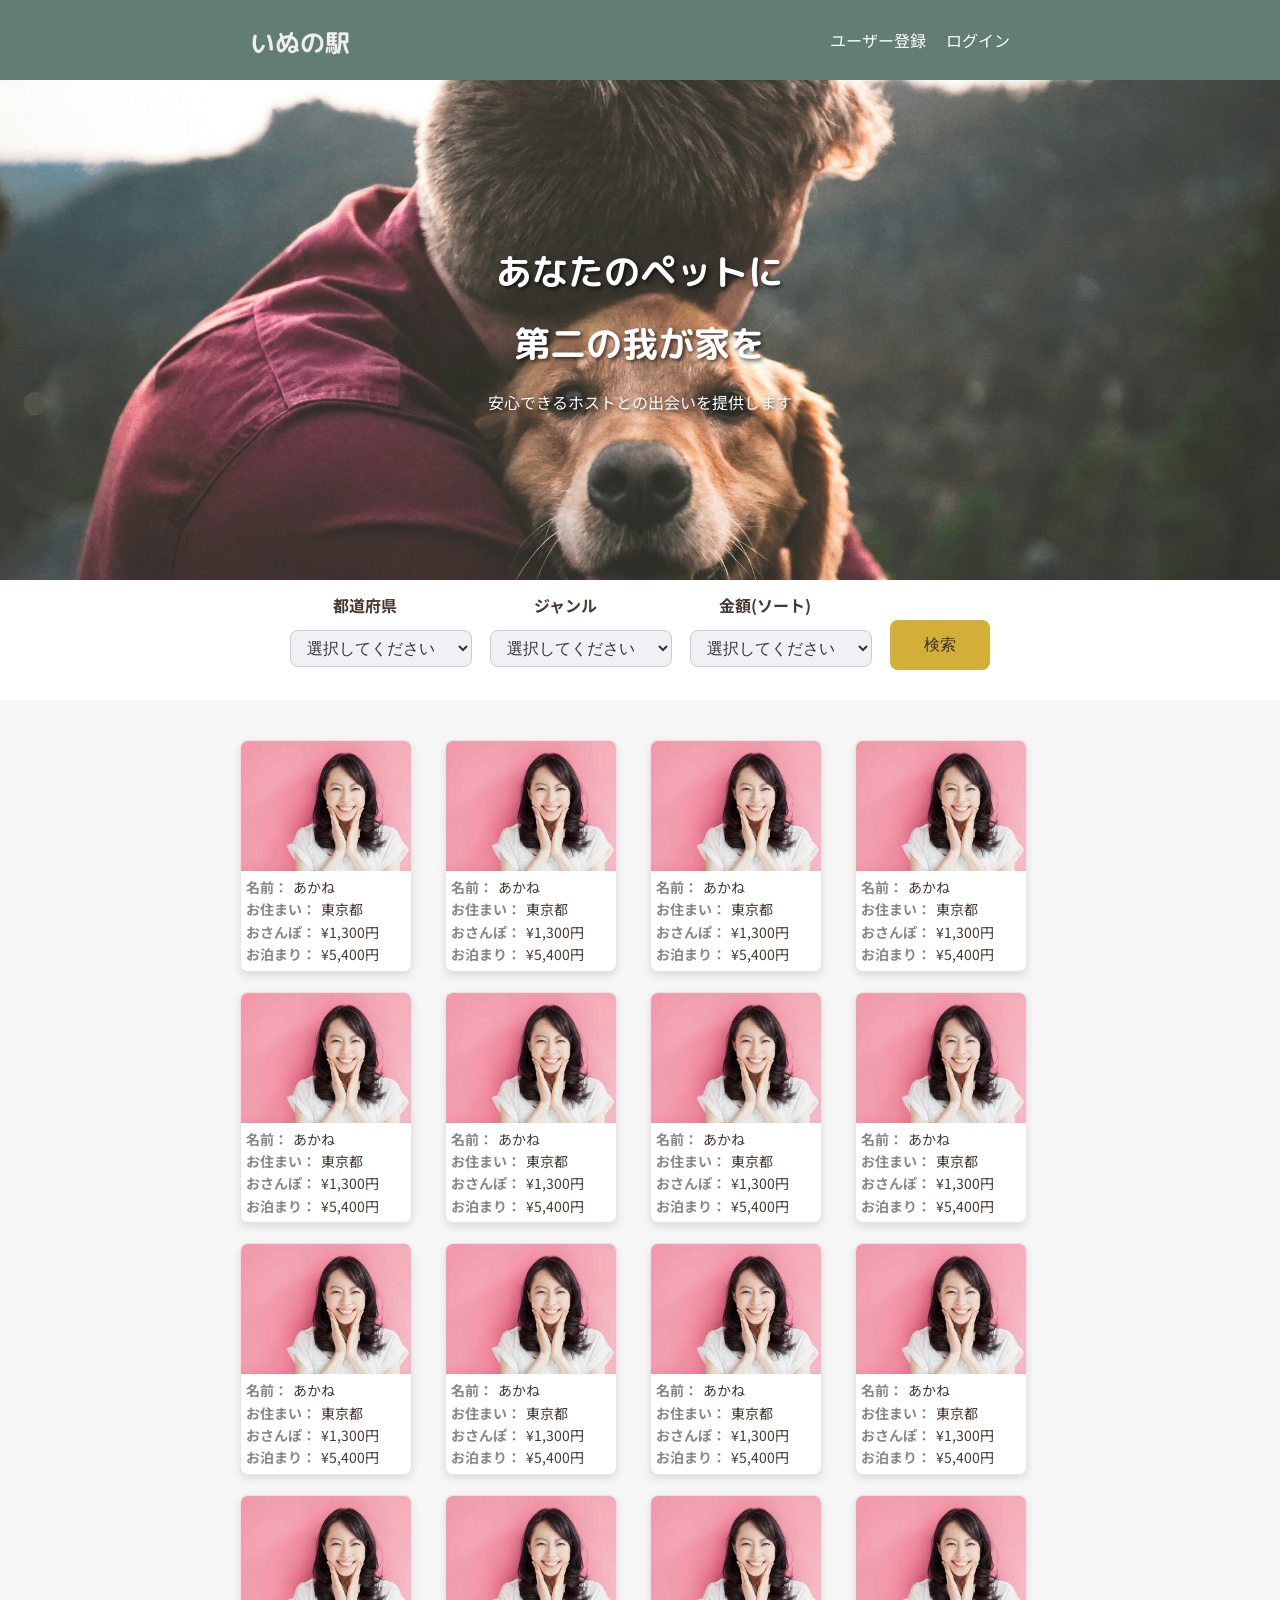
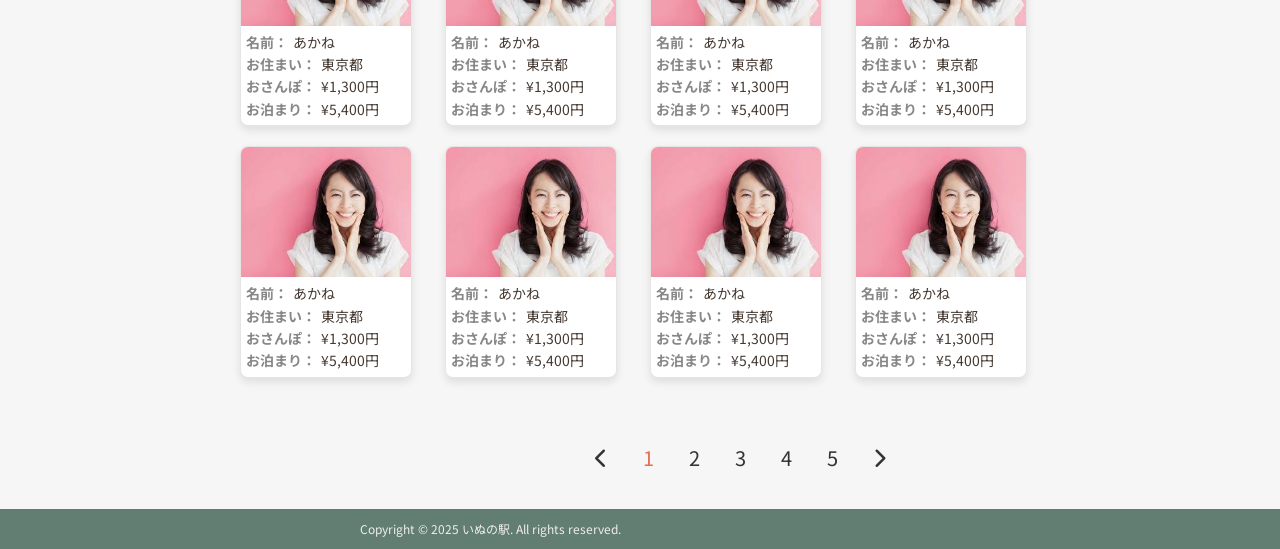
<file: index.html>
<!DOCTYPE html>
<html lang="ja">
<head>
  <meta charset="UTF-8">
  <meta name="viewport" content="width=device-width, initial-scale=1.0">
  <link rel="stylesheet" href="style.css">
  <link href="https://fonts.googleapis.com/css2?family=M+PLUS+Rounded+1c&family=Noto+Sans+JP&display=swap" rel="stylesheet">
  <link rel="stylesheet" href="https://cdnjs.cloudflare.com/ajax/libs/font-awesome/6.7.2/css/all.min.css">
  <title>トップページ || いぬの駅</title>
</head>
<body>
  <!--ヘッダー-->
  <header class="header">
    <div class="container">
      <h1><a href="index.html">いぬの駅</a></h1>
      <nav>
        <ul>
          <li><a href="signup.html">ユーザー登録</a></li>
          <li><a href="login.html">ログイン</a></li>
        </ul>
      </nav>
    </div>
  </header>
  <!--メインビジュアル-->
  <section class="main-visual">
    <div class="visual-text">
      <h1>あなたのペットに<br>第二の我が家を</h1>
      <p>安心できるホストとの出会いを提供します</p>
    </div>
   </section>
  <!--カテゴリーゾーン-->
    <section class="main-category">
      <form action="" method="post" class="category-form">
          <div class="cate-wrap">
            <p>都道府県</p>
            <select class="category-item cate-prefecture">
              <option value="">選択してください</option>
              <option value="">東京都</option>
              <option value="">沖縄県</option>
            </select>
          </div>
          <div class="cate-wrap">
            <p>ジャンル</p>
            <select class="category-item cate-genre">
              <option value="">選択してください</option>
              <option value="">おさんぽ</option>
              <option value="">お泊まり</option>
            </select>
          </div>
          <div class="cate-wrap">
            <p>金額(ソート)</p>
            <select class="category-item">
              <option value="">選択してください</option>
              <option value="">金額が高い順</option>
              <option value="">金額が安い順</option>
            </select>
          </div>
          <input type="submit" name="submit" class="btn-category" value="検索">
      </form>
    </section>
  <div class="site-width">
   <div class="one-columns-site">
    <div class="like-wrap">
      <a href="hostDetails.html" class="host-like-wrap">
        <div class="like-img">
          <img src="img/download-1.jpg" alt="写真">
        </div>
        <ul class="host-nav">
          <li><span class="label">名前：</span>あかね</li>
          <li><span class="label">お住まい：</span>東京都</li>
          <li><span class="label">おさんぽ：</span>¥1,300円</li>
          <li><span class="label">お泊まり：</span>¥5,400円</li>
        </ul>
      </a>
      <a href="hostDetails.html" class="host-like-wrap">
        <div class="like-img">
          <img src="img/download-1.jpg" alt="写真">
        </div>
        <ul class="host-nav">
          <li><span class="label">名前：</span>あかね</li>
          <li><span class="label">お住まい：</span>東京都</li>
          <li><span class="label">おさんぽ：</span>¥1,300円</li>
          <li><span class="label">お泊まり：</span>¥5,400円</li>
        </ul>
      </a>
      <a href="hostDetails.html" class="host-like-wrap">
        <div class="like-img">
          <img src="img/download-1.jpg" alt="写真">
        </div>
        <ul class="host-nav">
          <li><span class="label">名前：</span>あかね</li>
          <li><span class="label">お住まい：</span>東京都</li>
          <li><span class="label">おさんぽ：</span>¥1,300円</li>
          <li><span class="label">お泊まり：</span>¥5,400円</li>
        </ul>
      </a>
      <a href="hostDetails.html" class="host-like-wrap">
        <div class="like-img">
          <img src="img/download-1.jpg" alt="写真">
        </div>
        <ul class="host-nav">
          <li><span class="label">名前：</span>あかね</li>
          <li><span class="label">お住まい：</span>東京都</li>
          <li><span class="label">おさんぽ：</span>¥1,300円</li>
          <li><span class="label">お泊まり：</span>¥5,400円</li>
        </ul>
      </a>
      <a href="hostDetails.html" class="host-like-wrap">
        <div class="like-img">
          <img src="img/download-1.jpg" alt="写真">
        </div>
        <ul class="host-nav">
          <li><span class="label">名前：</span>あかね</li>
          <li><span class="label">お住まい：</span>東京都</li>
          <li><span class="label">おさんぽ：</span>¥1,300円</li>
          <li><span class="label">お泊まり：</span>¥5,400円</li>
        </ul>
      </a>
      <a href="hostDetails.html" class="host-like-wrap">
        <div class="like-img">
          <img src="img/download-1.jpg" alt="写真">
        </div>
        <ul class="host-nav">
          <li><span class="label">名前：</span>あかね</li>
          <li><span class="label">お住まい：</span>東京都</li>
          <li><span class="label">おさんぽ：</span>¥1,300円</li>
          <li><span class="label">お泊まり：</span>¥5,400円</li>
        </ul>
      </a>
      <a href="hostDetails.html" class="host-like-wrap">
        <div class="like-img">
          <img src="img/download-1.jpg" alt="写真">
        </div>
        <ul class="host-nav">
          <li><span class="label">名前：</span>あかね</li>
          <li><span class="label">お住まい：</span>東京都</li>
          <li><span class="label">おさんぽ：</span>¥1,300円</li>
          <li><span class="label">お泊まり：</span>¥5,400円</li>
        </ul>
      </a>
      <a href="hostDetails.html" class="host-like-wrap">
        <div class="like-img">
          <img src="img/download-1.jpg" alt="写真">
        </div>
        <ul class="host-nav">
          <li><span class="label">名前：</span>あかね</li>
          <li><span class="label">お住まい：</span>東京都</li>
          <li><span class="label">おさんぽ：</span>¥1,300円</li>
          <li><span class="label">お泊まり：</span>¥5,400円</li>
        </ul>
      </a>
      <a href="hostDetails.html" class="host-like-wrap">
        <div class="like-img">
          <img src="img/download-1.jpg" alt="写真">
        </div>
        <ul class="host-nav">
          <li><span class="label">名前：</span>あかね</li>
          <li><span class="label">お住まい：</span>東京都</li>
          <li><span class="label">おさんぽ：</span>¥1,300円</li>
          <li><span class="label">お泊まり：</span>¥5,400円</li>
        </ul>
      </a>
      <a href="hostDetails.html" class="host-like-wrap">
        <div class="like-img">
          <img src="img/download-1.jpg" alt="写真">
        </div>
        <ul class="host-nav">
          <li><span class="label">名前：</span>あかね</li>
          <li><span class="label">お住まい：</span>東京都</li>
          <li><span class="label">おさんぽ：</span>¥1,300円</li>
          <li><span class="label">お泊まり：</span>¥5,400円</li>
        </ul>
      </a>
      <a href="hostDetails.html" class="host-like-wrap">
        <div class="like-img">
          <img src="img/download-1.jpg" alt="写真">
        </div>
        <ul class="host-nav">
          <li><span class="label">名前：</span>あかね</li>
          <li><span class="label">お住まい：</span>東京都</li>
          <li><span class="label">おさんぽ：</span>¥1,300円</li>
          <li><span class="label">お泊まり：</span>¥5,400円</li>
        </ul>
      </a>
      <a href="hostDetails.html" class="host-like-wrap">
        <div class="like-img">
          <img src="img/download-1.jpg" alt="写真">
        </div>
        <ul class="host-nav">
          <li><span class="label">名前：</span>あかね</li>
          <li><span class="label">お住まい：</span>東京都</li>
          <li><span class="label">おさんぽ：</span>¥1,300円</li>
          <li><span class="label">お泊まり：</span>¥5,400円</li>
        </ul>
      </a>
      <a href="hostDetails.html" class="host-like-wrap">
        <div class="like-img">
          <img src="img/download-1.jpg" alt="写真">
        </div>
        <ul class="host-nav">
          <li><span class="label">名前：</span>あかね</li>
          <li><span class="label">お住まい：</span>東京都</li>
          <li><span class="label">おさんぽ：</span>¥1,300円</li>
          <li><span class="label">お泊まり：</span>¥5,400円</li>
        </ul>
      </a>
      <a href="hostDetails.html" class="host-like-wrap">
        <div class="like-img">
          <img src="img/download-1.jpg" alt="写真">
        </div>
        <ul class="host-nav">
          <li><span class="label">名前：</span>あかね</li>
          <li><span class="label">お住まい：</span>東京都</li>
          <li><span class="label">おさんぽ：</span>¥1,300円</li>
          <li><span class="label">お泊まり：</span>¥5,400円</li>
        </ul>
      </a>
      <a href="hostDetails.html" class="host-like-wrap">
        <div class="like-img">
          <img src="img/download-1.jpg" alt="写真">
        </div>
        <ul class="host-nav">
          <li><span class="label">名前：</span>あかね</li>
          <li><span class="label">お住まい：</span>東京都</li>
          <li><span class="label">おさんぽ：</span>¥1,300円</li>
          <li><span class="label">お泊まり：</span>¥5,400円</li>
        </ul>
      </a>
      <a href="hostDetails.html" class="host-like-wrap">
        <div class="like-img">
          <img src="img/download-1.jpg" alt="写真">
        </div>
        <ul class="host-nav">
          <li><span class="label">名前：</span>あかね</li>
          <li><span class="label">お住まい：</span>東京都</li>
          <li><span class="label">おさんぽ：</span>¥1,300円</li>
          <li><span class="label">お泊まり：</span>¥5,400円</li>
        </ul>
      </a>
      <a href="hostDetails.html" class="host-like-wrap">
        <div class="like-img">
          <img src="img/download-1.jpg" alt="写真">
        </div>
        <ul class="host-nav">
          <li><span class="label">名前：</span>あかね</li>
          <li><span class="label">お住まい：</span>東京都</li>
          <li><span class="label">おさんぽ：</span>¥1,300円</li>
          <li><span class="label">お泊まり：</span>¥5,400円</li>
        </ul>
      </a>
      <a href="hostDetails.html" class="host-like-wrap">
        <div class="like-img">
          <img src="img/download-1.jpg" alt="写真">
        </div>
        <ul class="host-nav">
          <li><span class="label">名前：</span>あかね</li>
          <li><span class="label">お住まい：</span>東京都</li>
          <li><span class="label">おさんぽ：</span>¥1,300円</li>
          <li><span class="label">お泊まり：</span>¥5,400円</li>
        </ul>
      </a>
      <a href="hostDetails.html" class="host-like-wrap">
        <div class="like-img">
          <img src="img/download-1.jpg" alt="写真">
        </div>
        <ul class="host-nav">
          <li><span class="label">名前：</span>あかね</li>
          <li><span class="label">お住まい：</span>東京都</li>
          <li><span class="label">おさんぽ：</span>¥1,300円</li>
          <li><span class="label">お泊まり：</span>¥5,400円</li>
        </ul>
      </a>
      <a href="hostDetails.html" class="host-like-wrap">
        <div class="like-img">
          <img src="img/download-1.jpg" alt="写真">
        </div>
        <ul class="host-nav">
          <li><span class="label">名前：</span>あかね</li>
          <li><span class="label">お住まい：</span>東京都</li>
          <li><span class="label">おさんぽ：</span>¥1,300円</li>
          <li><span class="label">お泊まり：</span>¥5,400円</li>
        </ul>
      </a>
    </div>
      <!--ページネーション-->
      <div class="main-pagenation">
        <ul class="main-page-wrap">
          <li><a href=""><i class="fa-solid fa-chevron-left"></i></a></li>
          <li class="active"><a href="">1</a></li>
          <li><a href="">2</a></li>
          <li><a href="">3</a></li>
          <li><a href="">4</a></li>
          <li><a href="">5</a></li>
          <li><a href=""><i class="fa-solid fa-chevron-right"></i></a></li>
        </ul>
      </div>
   </div>
  </div>
    <!--フッター-->
    <footer class="footer">
      <div class="container">
        <p>Copyright © 2025 いぬの駅. All rights reserved.</p>
      </div>
    </footer>
</body>
</html>
</file>
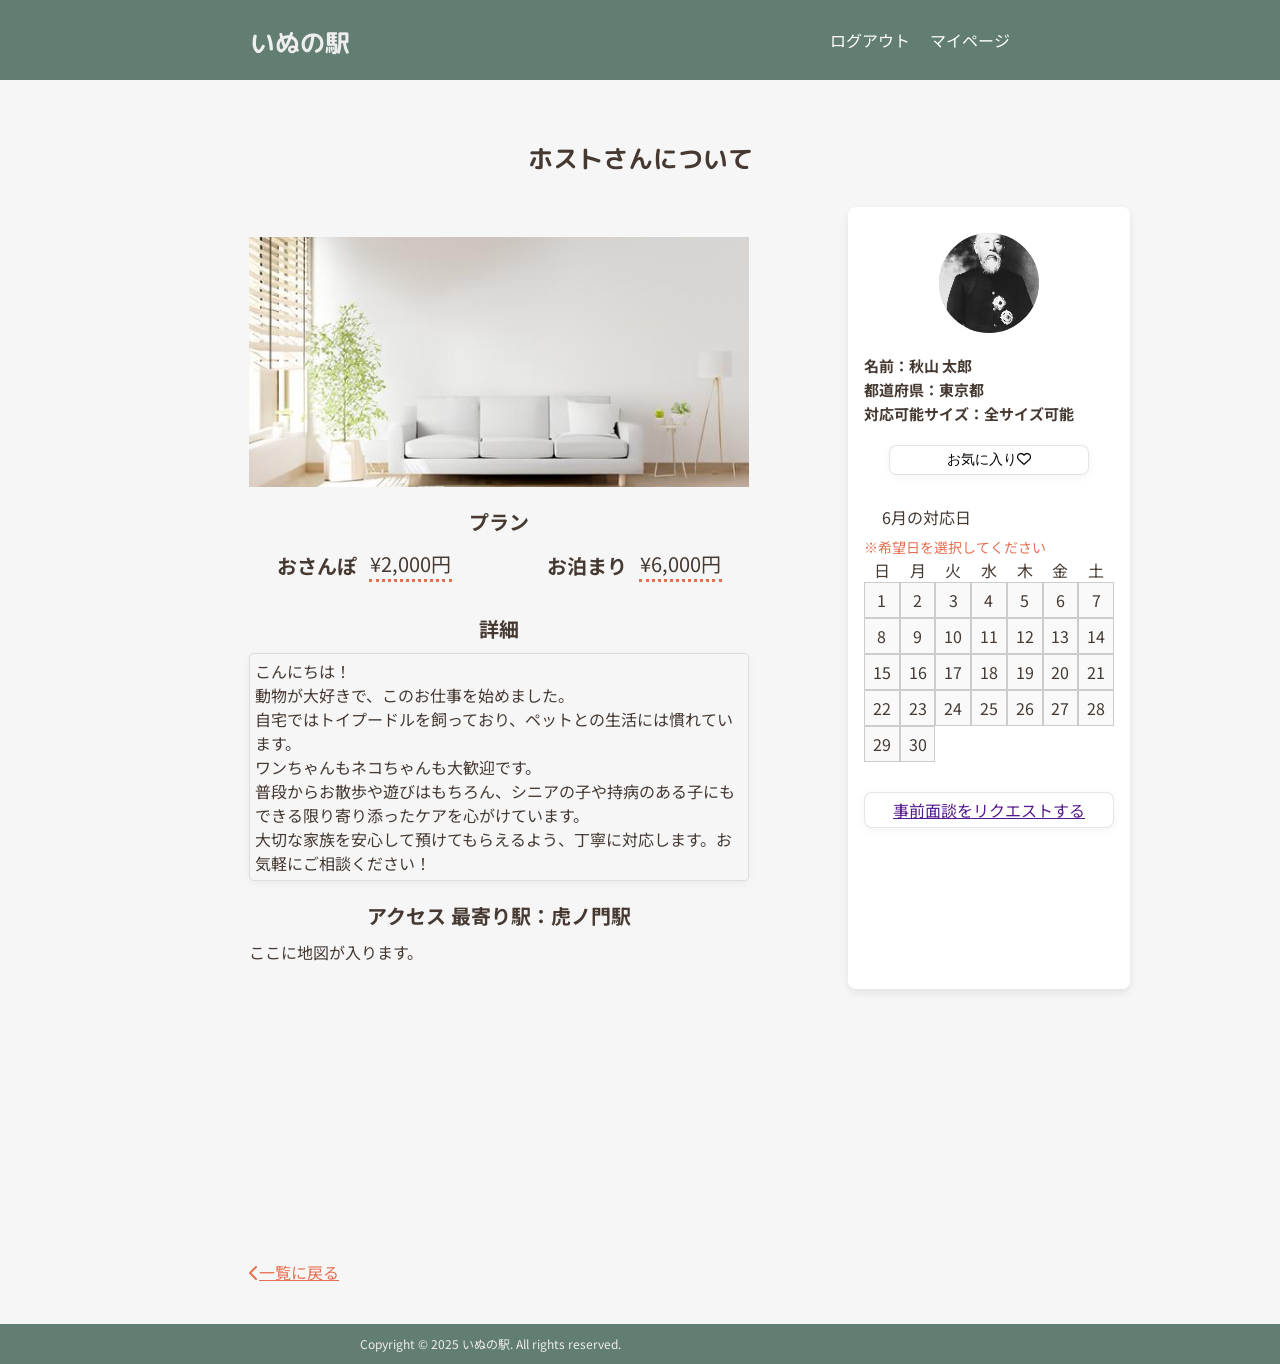
<file: hostDetails.html>
<!DOCTYPE html>
<html lang="ja">
<head>
  <meta charset="UTF-8">
  <meta name="viewport" content="width=device-width, initial-scale=1.0">
  <link rel="stylesheet" href="style.css">
  <link href="https://fonts.googleapis.com/css2?family=M+PLUS+Rounded+1c&family=Noto+Sans+JP&display=swap" rel="stylesheet">
  <link rel="stylesheet" href="https://cdnjs.cloudflare.com/ajax/libs/font-awesome/6.7.2/css/all.min.css">
  <title>ホスト情報の詳細 || いぬの駅</title>
</head>
<body>
  <!--ヘッダー-->
  <header class="header">
    <div class="container">
      <h1><a href="index.html">いぬの駅</a></h1>
      <nav>
        <ul>
          <li><a href="logout.html">ログアウト</a></li>
          <li><a href="mypage.html">マイページ</a></li>
        </ul>
      </nav>
    </div>
  </header>
  <!--メイン-->
  <div class="site-width">
   <h1 class="title">ホストさんについて</h1>
    <div class="two-columns-container">
    <!--メインバー-->
     <div class="two-columns-site">
    <div class="area-msg">

    </div>
    <div class="host-pic">
      <img src="img/download.jpg" alt="部屋の写真">
    </div>
    <h3 class="host-detail-title">プラン</h3>
    <table class="host-price">
      <tbody>
        <tr><th>おさんぽ</th><td>¥2,000円</td></tr>
        <tr><th>お泊まり</th><td>¥6,000円</td></tr>
      </tbody>
    </table>
    <h3 class="host-detail-title">詳細</h3>
    <p class="host-comment">こんにちは！<br>
      動物が大好きで、このお仕事を始めました。<br>
      自宅ではトイプードルを飼っており、ペットとの生活には慣れています。<br>
      ワンちゃんもネコちゃんも大歓迎です。<br>
      普段からお散歩や遊びはもちろん、シニアの子や持病のある子にもできる限り寄り添ったケアを心がけています。<br>大切な家族を安心して預けてもらえるよう、丁寧に対応します。お気軽にご相談ください！
    </p>
    <h3 class="host-detail-title">アクセス 最寄り駅：<span>虎ノ門駅</span></h3>
    <div class="map-area">
      <p>ここに地図が入ります。</p>
    </div>
    <a href="index.html" class="return-icon-host"><i class="fa-solid fa-chevron-left"></i>一覧に戻る</a>
  </div>
     <!--サイドバー-->
     <div class="sidebar">
    <div class="sidebar-img">
      <img src="img/download2.jpg" alt="">
    </div>
    <label class="sidebar-item">
      名前：<span>秋山 太郎</span>
    </label><br>
    <label class="sidebar-item">
      都道府県：<span>東京都</span>
    </label><br>
    <label class="sidebar-item">
      対応可能サイズ：<span>全サイズ可能</span>
    </label><br>
    <button class="like-btn" data-hostid="">
      お気に入り<i class="fa-regular fa-heart"></i>
    </button>
    
    <div class="calendar-head">
      <span class="center">6月の対応日</span>
    </div>
    <label for="" style="color:#E76F51;">
      ※希望日を選択してください
    </label>
    <div class="calendar">
      <div class="calendar-header">日</div>
      <div class="calendar-header">月</div>
      <div class="calendar-header">火</div>
      <div class="calendar-header">水</div>
      <div class="calendar-header">木</div>
      <div class="calendar-header">金</div>
      <div class="calendar-header">土</div>

      <div class="calendar-cell" data-date="2025-06-01">1</div>
      <div class="calendar-cell" data-date="2025-06-02">2</div>
      <div class="calendar-cell">3</div>
      <div class="calendar-cell">4</div>
      <div class="calendar-cell">5</div>
      <div class="calendar-cell">6</div>
      <div class="calendar-cell">7</div>
      <div class="calendar-cell">8</div>
      <div class="calendar-cell">9</div>
      <div class="calendar-cell">10</div>
      <div class="calendar-cell">11</div>
      <div class="calendar-cell">12</div>
      <div class="calendar-cell">13</div>
      <div class="calendar-cell">14</div>
      <div class="calendar-cell">15</div>
      <div class="calendar-cell">16</div>
      <div class="calendar-cell">17</div>
      <div class="calendar-cell">18</div>
      <div class="calendar-cell">19</div>
      <div class="calendar-cell">20</div>
      <div class="calendar-cell">21</div>
      <div class="calendar-cell">22</div>
      <div class="calendar-cell">23</div>
      <div class="calendar-cell">24</div>
      <div class="calendar-cell">25</div>
      <div class="calendar-cell">26</div>
      <div class="calendar-cell">27</div>
      <div class="calendar-cell">28</div>
      <div class="calendar-cell">29</div>
      <div class="calendar-cell">30</div>
    </div>
    <div class="interviewEntry">
      <a href="">事前面談をリクエストする</a>
    </div>
     </div>
    </div>
  </div>
    <!--フッター-->
    <footer class="footer">
      <div class="container">
        <p>Copyright © 2025 いぬの駅. All rights reserved.</p>
      </div>
    </footer>
</body>
</html>
</file>
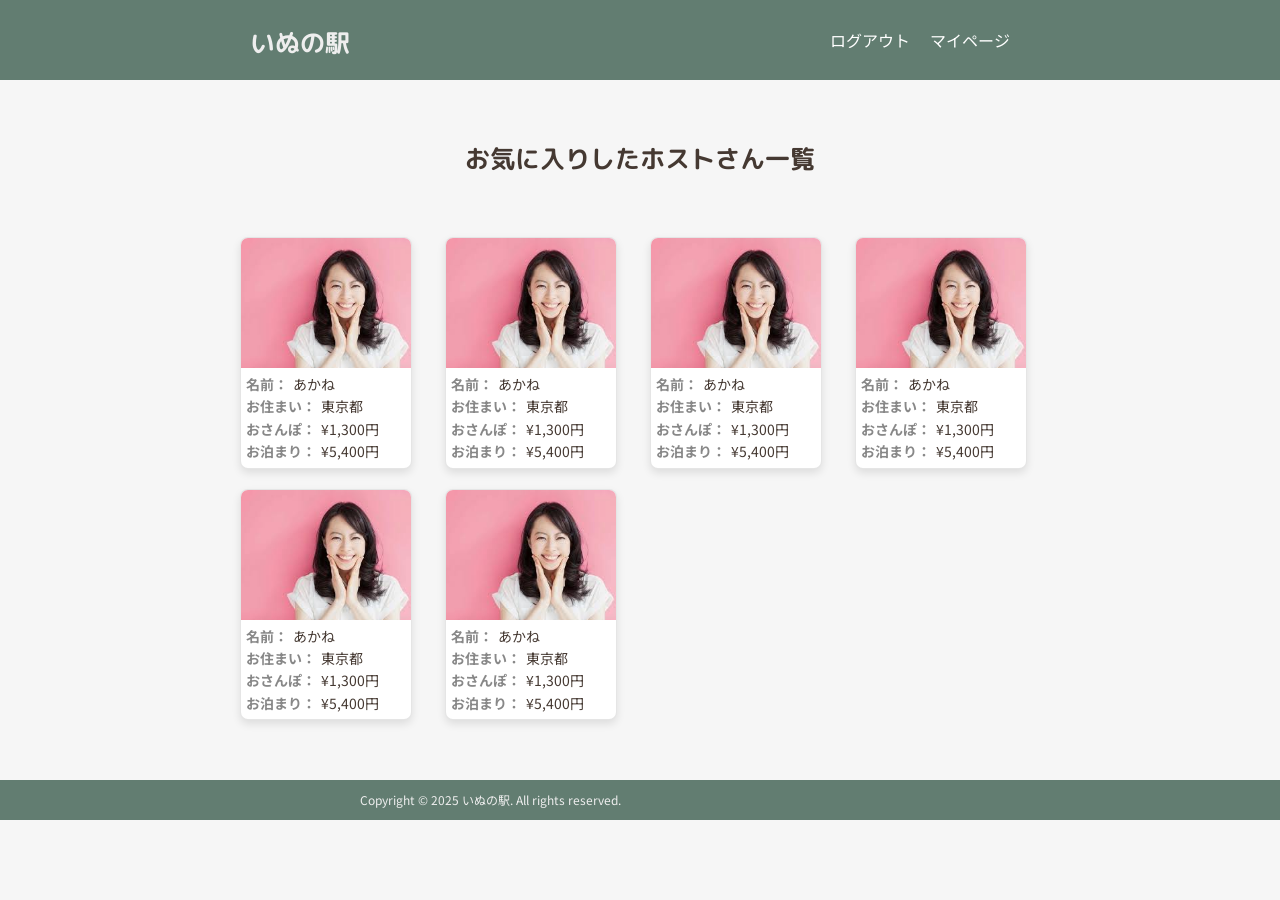
<file: like.html>
<!DOCTYPE html>
<html lang="ja">
<head>
  <meta charset="UTF-8">
  <meta name="viewport" content="width=device-width, initial-scale=1.0">
  <link rel="stylesheet" href="style.css">
  <link href="https://fonts.googleapis.com/css2?family=M+PLUS+Rounded+1c&family=Noto+Sans+JP&display=swap" rel="stylesheet">
  <title>お気に入り || いぬの駅</title>
</head>
<body>
  <!--ヘッダー-->
  <header class="header">
    <div class="container">
      <h1><a href="index.html">いぬの駅</a></h1>
      <nav>
        <ul>
          <li><a href="logout.html">ログアウト</a></li>
          <li><a href="mypage.html">マイページ</a></li>
        </ul>
      </nav>
    </div>
  </header>
  <div class="site-width">
   <div class="one-columns-site">
    <h1 class="title">お気に入りしたホストさん一覧</h1>
    <div class="area-msg">
    </div>
    <!--お気に入りホスト一覧表示-->
    <div class="like-wrap">
      <a href="hostDetails.html" class="host-like-wrap">
        <div class="like-img">
          <img src="img/download-1.jpg" alt="写真">
        </div>
        <ul class="host-nav">
          <li><span class="label">名前：</span>あかね</li>
          <li><span class="label">お住まい：</span>東京都</li>
          <li><span class="label">おさんぽ：</span>¥1,300円</li>
          <li><span class="label">お泊まり：</span>¥5,400円</li>
        </ul>
      </a>
      <a href="hostDetails.html" class="host-like-wrap">
        <div class="like-img">
          <img src="img/download-1.jpg" alt="写真">
        </div>
        <ul class="host-nav">
          <li><span class="label">名前：</span>あかね</li>
          <li><span class="label">お住まい：</span>東京都</li>
          <li><span class="label">おさんぽ：</span>¥1,300円</li>
          <li><span class="label">お泊まり：</span>¥5,400円</li>
        </ul>
      </a>
      <a href="hostDetails.html" class="host-like-wrap">
        <div class="like-img">
          <img src="img/download-1.jpg" alt="写真">
        </div>
        <ul class="host-nav">
          <li><span class="label">名前：</span>あかね</li>
          <li><span class="label">お住まい：</span>東京都</li>
          <li><span class="label">おさんぽ：</span>¥1,300円</li>
          <li><span class="label">お泊まり：</span>¥5,400円</li>
        </ul>
      </a>
      <a href="hostDetails.html" class="host-like-wrap">
        <div class="like-img">
          <img src="img/download-1.jpg" alt="写真">
        </div>
        <ul class="host-nav">
          <li><span class="label">名前：</span>あかね</li>
          <li><span class="label">お住まい：</span>東京都</li>
          <li><span class="label">おさんぽ：</span>¥1,300円</li>
          <li><span class="label">お泊まり：</span>¥5,400円</li>
        </ul>
      </a>
      <a href="hostDetails.html" class="host-like-wrap">
        <div class="like-img">
          <img src="img/download-1.jpg" alt="写真">
        </div>
        <ul class="host-nav">
          <li><span class="label">名前：</span>あかね</li>
          <li><span class="label">お住まい：</span>東京都</li>
          <li><span class="label">おさんぽ：</span>¥1,300円</li>
          <li><span class="label">お泊まり：</span>¥5,400円</li>
        </ul>
      </a>
      <a href="hostDetails.html" class="host-like-wrap">
        <div class="like-img">
          <img src="img/download-1.jpg" alt="写真">
        </div>
        <ul class="host-nav">
          <li><span class="label">名前：</span>あかね</li>
          <li><span class="label">お住まい：</span>東京都</li>
          <li><span class="label">おさんぽ：</span>¥1,300円</li>
          <li><span class="label">お泊まり：</span>¥5,400円</li>
        </ul>
      </a>
    </div>
   </div>
  </div>
    <!--フッター-->
    <footer class="footer">
      <div class="container">
        <p>Copyright © 2025 いぬの駅. All rights reserved.</p>
      </div>
    </footer>
</body>
</html>
</file>
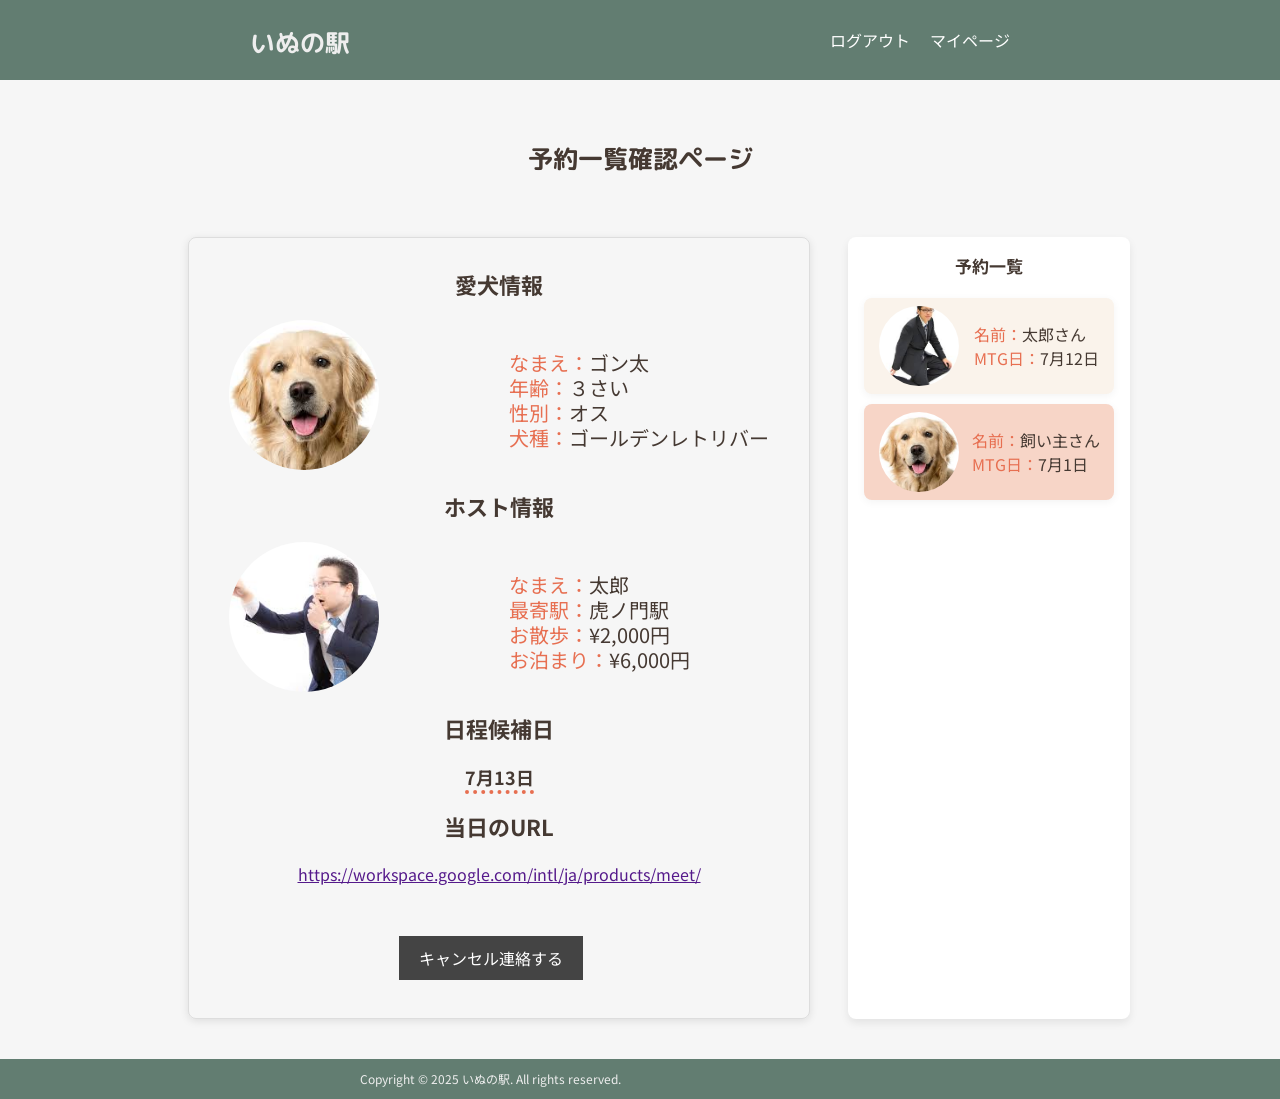
<file: reservConfirmation.html>
<!DOCTYPE html>
<html lang="ja">
<head>
  <meta charset="UTF-8">
  <meta name="viewport" content="width=device-width, initial-scale=1.0">
  <link rel="stylesheet" href="style.css">
  <link href="https://fonts.googleapis.com/css2?family=M+PLUS+Rounded+1c&family=Noto+Sans+JP&display=swap" rel="stylesheet">
  <link rel="stylesheet" href="https://cdnjs.cloudflare.com/ajax/libs/font-awesome/6.7.2/css/all.min.css">
  <title>予約一覧 || いぬの駅</title>
</head>
<body>
  <!--ヘッダー-->
  <header class="header">
    <div class="container">
      <h1><a href="index.html">いぬの駅</a></h1>
      <nav>
        <ul>
          <li><a href="logout.html">ログアウト</a></li>
          <li><a href="mypage.html">マイページ</a></li>
        </ul>
      </nav>
    </div>
  </header>
  <!--メイン-->
  <div class="site-width">
   <h1 class="title">予約一覧確認ページ</h1>
    <div class="area-msg">

    </div>
    <div class="two-columns-container">
    <!--メインバー-->
     <div class="two-columns-site" id="ad-re-two-columns-site">
      <!--愛犬-->
      <div class="adinterview-wrap">
        <p>愛犬情報</p>
        <div class="adinDog">
          <div class="adinDog-Img">
            <img src="img/download-dog1.jpg" alt="">
          </div>
          <ul class="adinDog-items">
            <li><span class="label">なまえ：</span>ゴン太</li>
            <li><span class="label">年齢：</span>３さい</li>
            <li><span class="label">性別：</span>オス</li>
            <li><span class="label">犬種：</span>ゴールデンレトリバー</li>
          </ul>
        </div>
      </div>
      <!--ホスト情報-->
      <div class="adinterview-wrap">
        <p>ホスト情報</p>
        <div class="adinDog">
          <div class="adinDog-Img">
            <img src="img/download-3.jpg" alt="">
          </div>
          <ul class="adinDog-items">
            <li><span class="label">なまえ：</span>太郎</li>
            <li><span class="label">最寄駅：</span>虎ノ門駅</li>
            <li><span class="label">お散歩：</span>¥2,000円</li>
            <li><span class="label">お泊まり：</span>¥6,000円</li>
          </ul>
        </div>
      </div>
      <!--日程予定日-->
      <div class="day_ad">
        <p>日程候補日</p>
        <span>7月13日</span>
      </div>
      <!--打ち合わせ用のURL-->
      <div class="day-ad-url">
        <p>当日のURL</p>
        <a href="">https://workspace.google.com/intl/ja/products/meet/</a>
      </div>
      <!--キャンセル連絡-->
      <a href="adInterview.html" class="cancel-btn">キャンセル連絡する</a>
    </div>
     <!--サイドバー-->
     <div class="sidebar sidebar-ad">
      <p>予約一覧</p>
      <a href="reservConfirmation.html" class="sidebar-host-wrap">
        <div class="sidebar-host-img">
          <img src="img/download-2.jpg" alt="">
        </div>
        <div class="sidebar-host-items">
          <ul>
            <li><span class="label">名前：</span>太郎さん</li>
            <li><span class="label">MTG日：</span>7月12日</li>
          </ul>
        </div>
      </a>
      <a href="reservConfirmation.html" class="sidebar-host-wrap owner">
        <div class="sidebar-owner-img">
          <img src="img/download-dog1.jpg" alt="">
        </div>
        <div class="sidebar-owner-items">
          <ul>
            <li><span class="label">名前：</span>飼い主さん</li>
            <li><span class="label">MTG日：</span>7月1日</li>
          </ul>
        </div>
      </a>

    
     </div>
    </div>
  </div>
    <!--フッター-->
    <footer class="footer">
      <div class="container">
        <p>Copyright © 2025 いぬの駅. All rights reserved.</p>
      </div>
    </footer>
</body>
</html>
</file>
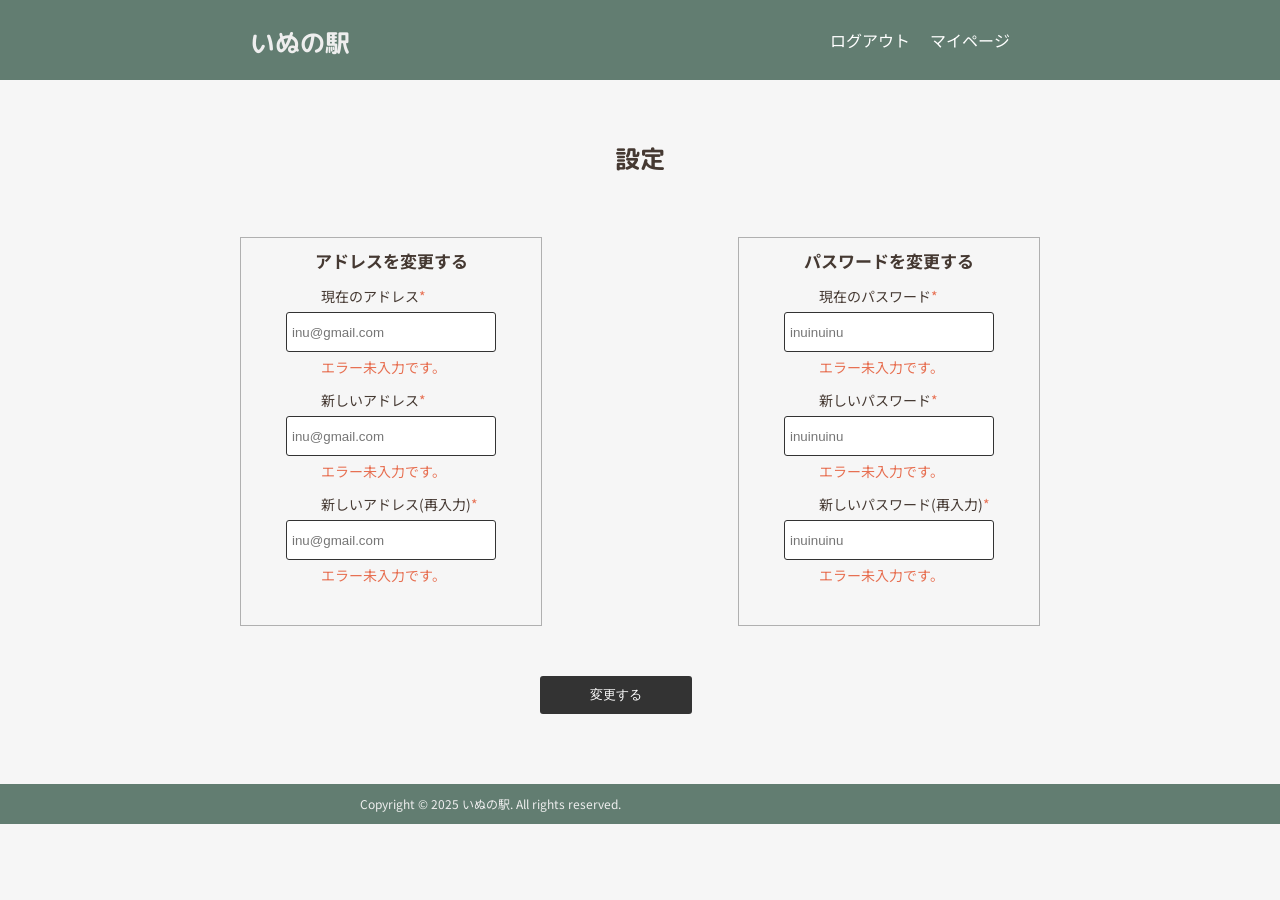
<file: setting.html>
<!DOCTYPE html>
<html lang="ja">
<head>
  <meta charset="UTF-8">
  <meta name="viewport" content="width=device-width, initial-scale=1.0">
  <link rel="stylesheet" href="style.css">
  <link href="https://fonts.googleapis.com/css2?family=M+PLUS+Rounded+1c&family=Noto+Sans+JP&display=swap" rel="stylesheet">
  <title>設定 || いぬの駅</title>
</head>
<body>
  <!--ヘッダー-->
  <header class="header">
    <div class="container">
      <h1><a href="index.html">いぬの駅</a></h1>
      <nav>
        <ul>
          <li><a href="logout.html">ログアウト</a></li>
          <li><a href="mypage.html">マイページ</a></li>
        </ul>
      </nav>
    </div>
  </header>
  <div class="site-width">
   <div class="one-columns-site">
    <h1 class="title">設定</h1>
    <div class="area-msg">
    </div>
    <form class="form-change-box" method="post">
      <div class="change-box">
        <div class="email-change">
          <h2>アドレスを変更する</h2>
          <label class="">
            現在のアドレス<span class="lab-asterisk">*</span>
            <input type="text" name="email" value="" placeholder="inu@gmail.com">
          </label>
          <div class="area-msg">
            エラー未入力です。
          </div>
          <label class="">
            新しいアドレス<span class="lab-asterisk">*</span>
            <input type="text" name="new_email" value="" placeholder="inu@gmail.com">
          </label>
          <div class="area-msg">
            エラー未入力です。
          </div>
          <label class="">
            新しいアドレス(再入力)<span class="lab-asterisk">*</span>
            <input type="text" name="re_new_email" value="" placeholder="inu@gmail.com">
          </label>
          <div class="area-msg">
            エラー未入力です。
          </div>
        </div>
        <div class="pass-change">
          <h2>パスワードを変更する</h2>
          <label class="">
            現在のパスワード<span class="lab-asterisk">*</span>
            <input type="password" name="pass" value="" placeholder="inuinuinu">
          </label>
          <div class="area-msg">
            エラー未入力です。
          </div>
          <label class="">
            新しいパスワード<span class="lab-asterisk">*</span>
            <input type="password" name="pass" value="" placeholder="inuinuinu">
          </label>
          <div class="area-msg">
            エラー未入力です。
          </div>
          <label class="">
            新しいパスワード(再入力)<span class="lab-asterisk">*</span>
            <input type="password" name="pass" value="" placeholder="inuinuinu">
          </label>
          <div class="area-msg">
            エラー未入力です。
          </div>
        </div>
      </div>
      <input type="submit" name="submit" value="変更する" class="change-box-simple-btn">
    </form>
   </div>
  </div>
    <!--フッター-->
    <footer class="footer">
      <div class="container">
        <p>Copyright © 2025 いぬの駅. All rights reserved.</p>
      </div>
    </footer>
</body>
</html>
</file>
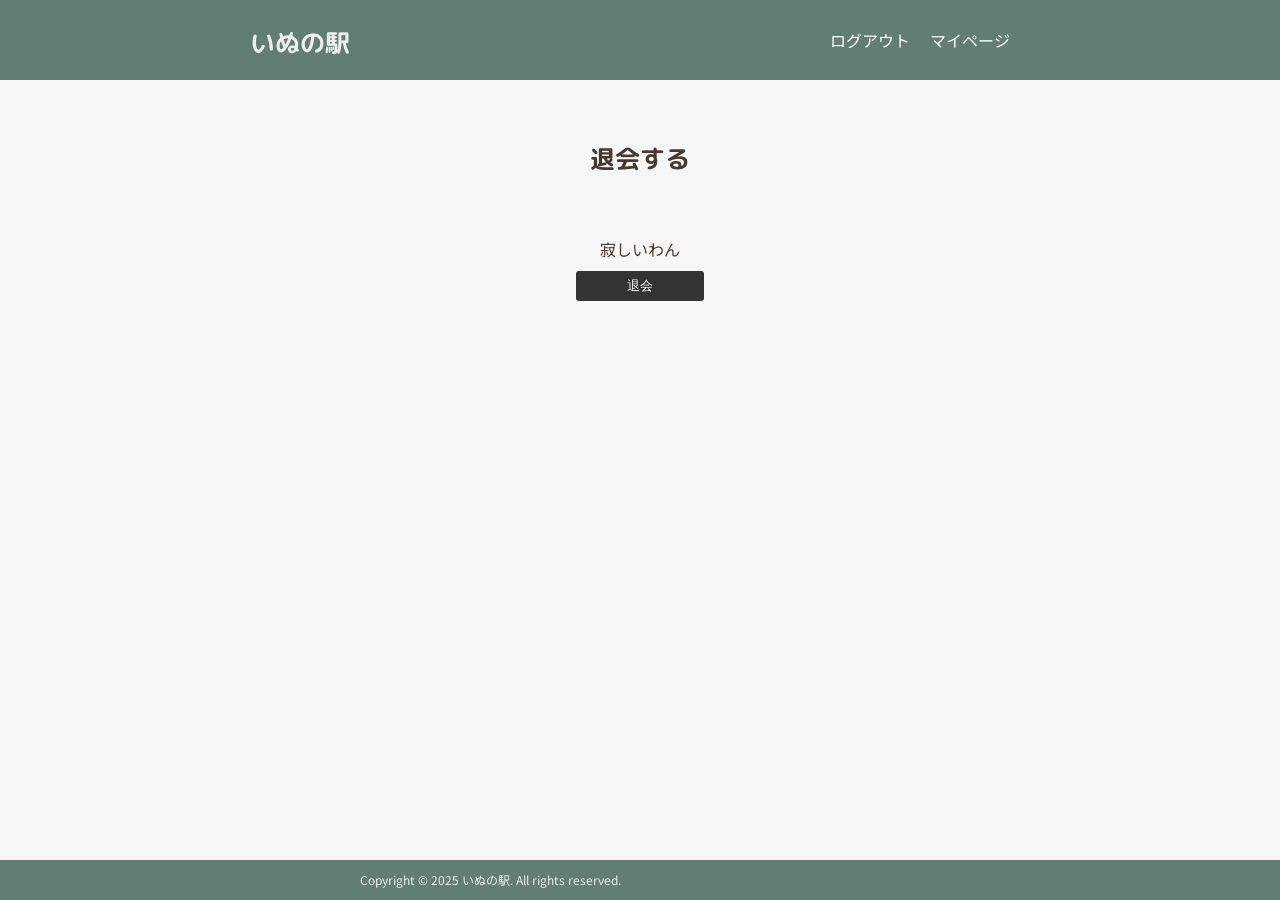
<file: withDraw.html>
<!DOCTYPE html>
<html lang="ja">
<head>
  <meta charset="UTF-8">
  <meta name="viewport" content="width=device-width, initial-scale=1.0">
  <link rel="stylesheet" href="style.css">
  <link href="https://fonts.googleapis.com/css2?family=M+PLUS+Rounded+1c&family=Noto+Sans+JP&display=swap" rel="stylesheet">
  <title>退会 || いぬの駅</title>
</head>
<body>
  <!--ヘッダー-->
  <header class="header">
    <div class="container">
      <h1><a href="index.html">いぬの駅</a></h1>
      <nav>
        <ul>
          <li><a href="logout.html">ログアウト</a></li>
          <li><a href="mypage.html">マイページ</a></li>
        </ul>
      </nav>
    </div>
  </header>
  <div class="site-width">
   <div class="one-columns-site">
    <h1 class="title">退会する</h1>
    <div class="area-msg">
    </div>
    <p class="passremind_msg">
      寂しいわん
    </p>
    <form class="simple-form" method="post">
      <input type="submit" name="submit" value="退会" class="withdraw-btn">
    </form>
   </div>
  </div>
    <!--フッター-->
    <footer class="footer js-footer">
      <div class="container">
        <p>Copyright © 2025 いぬの駅. All rights reserved.</p>
      </div>
    </footer>
    <!--JS-->
    <script
      src="https://code.jquery.com/jquery-3.7.1.js"
      integrity="sha256-eKhayi8LEQwp4NKxN+CfCh+3qOVUtJn3QNZ0TciWLP4="
      crossorigin="anonymous">
    </script>
    <script src="main.js"></script>
</body>
</html>
</file>
<file: style.css>
/*=============================================*/
/*
本体の地色
header　footerの色
キー色

ベンチマーク
地色：#f6f6f6
header,footer色：#453932
キー色：#9dbc62


案
地色：#f9fafb（ほぼ白、少し青みがかった明るい色）
header/footer：#2c3e50（濃いネイビーブルー）
キー色：#3498db（鮮やかなブルー、爽やか）

決定案
地色background-color: #F6F6F6;  明るい地色
bodyのカラーcolor: #453932;   文字色は茶系の落ち着いた色 
上下色： background-color: #627D71;
差し色：background-color: #9DBC62; 
*/

/*リセットCSS*/
/*=============================================*/
h1,h2,h3,p,div,ul,li,a,body,input{
  margin:0;
  padding:0;
}



/*=============================================*/
/*フォント*/
/*=============================================*/
body{
  font-family: "Noto Sans JP", sans-serif;
  background-color: #F6F6F6;
  color: #453932;
}
h1{
  font-family: "M PLUS Rounded 1c", sans-serif;
}

/*=============================================*/
/*ヘッダー*/
/*=============================================*/
.header{
  background-color: 	#627D71;
}
.header .container{
  width:980px;
  height:80px;
  margin:0 auto;
  display: flex;
  justify-content: space-between;
  align-items: center;
}
.header .container h1 a{
  color:#eee;
  font-size: 25px;
  margin-left:100px;
  text-decoration: none;
}
.header .container nav{
  width:300px;
}
.header .container nav ul{
  overflow: hidden;
}
.header .container nav ul li{
  float:left;
  margin-right:20px;
  list-style: none;
}
.header .container nav ul li a{
  text-decoration: none;
  color:#fff;
}
/*=============================================*/
/*フッター*/
/*=============================================*/
.footer{
  background-color: 	#627D71;
}
.footer .container{
  width:980px;
  height:40px;
}
.footer .container p{
  color:#eee;
  font-size: 12px;
  text-align: center;
  line-height: 40px;
}
/*=============================================*/
/*サイトサイズ*/
/*=============================================*/
.site-width{
  width:980px;
  margin:0 auto;
}
.site-width .one-columns-site{
  width:800px;
  margin:0 auto;
}
.site-width .two-columns-site{
  width:500px;
  margin:0 auto;
}
.site-width .side-width{
  width:250px;
}
/*=============================================*/
/*タイトル*/
/*=============================================*/
.title{
  text-align: center;
  margin-bottom: 30px;
  margin-top:60px;
  font-size: 25px;
}
/*=============================================*/
/*フォーム*/
/*=============================================*/
.label-input{
  display: block;
  margin-bottom: 10px;
}
label{
  font-size: 14px;
}
.simple-form{
  width:40%;
  margin:0 auto 50px;
  overflow: hidden;
}
.lab-asterisk{
  color:	#E76F51;
}
.simple-form input[type="text"],
.simple-form input[type="password"]{
  display: block;
  margin:0 auto;
  width:100%;
  height:40px;
  box-sizing: border-box;
  margin-top:5px;
  margin-bottom: 5px;
  border-radius: 3px;
  border:1px solid #333;
  padding-left:5px;
}
.simple-form .comment{
  width:100%;
  box-sizing: border-box;
  height:250px;
  border-radius: 5px;
  resize: none;
  padding:5px;
}
.simple-form .count{
  float:right;
}
.host-input{
  margin-bottom: 10px;
  overflow: hidden;
}
input[type="checkbox"]{
  vertical-align: middle;
}
.stay_login{
  font-size: 12px;
  margin-left:5px;
}
.change-box{
  display: flex;
  justify-content: space-between;
}
.email-change,.pass-change{
  width:300px;
  border:1px solid #B0B0B0;
  padding-bottom: 30px;
  margin-bottom: 30px;
}
.email-change h2,
.pass-change h2{
  font-size: 17px;
  text-align: center;
  margin-top:10px;
  margin-bottom: 10px;
}
.email-change input[type="text"],
.pass-change input[type="password"]{
  display: block;
  margin:0 auto;
  width:70%;
  height:40px;
  box-sizing: border-box;
  margin-top:5px;
  margin-bottom: 5px;
  border-radius: 3px;
  border:1px solid #333;
  padding-left:5px;
}
.email-change label,.email-change .area-msg,
.pass-change label,.pass-change .area-msg
{
  padding-left:80px;
}
.form-change-box{
  margin-bottom: 60px;
}
.able-dog{
  width:100%;
  height:40px;
}
/*=============================================*/
/*カレンダー*/
/*=============================================*/
.calendar{
  display: grid;
  grid-template-columns:repeat(7,1fr);/*横に７列*/
  gap:0px; /*せるの感覚*/
}
.hostDetail-calendar{
  width:250px;
}
.calendar-header{
  margin:0 auto;
  text-align: center;
}
.calendar-cell{
  border:1px solid #ccc;
  padding:5px;
  text-align: center;
  background-color: #f9f9f9;
  cursor: pointer;
}
.calendar-cell.active{
  background-color: #E76F51;
  color:#fff;
}
.calendar-cell.selected{
  background-color: #3A86FF;
  color:#fff;
}
.calendar-head{
  display: grid;
  grid-template-columns: 1fr auto 1fr;
  align-items: center;
  margin-top:30px;
  margin-bottom: 5px;
}
.hostDetail-calendar-head{
  margin-top:30px;
  margin-bottom: 5px;
  text-align: center;
}
.calendar-head .center{
  justify-self: center;
}
.calendar-head .left{
  justify-self: start;
}
.calendar-head .right{
  justify-self: end;
}
.calender-td{
  cursor: pointer;
}
.host_available{
  color:#E76F51;
}
.host_availableDetail{
  color:blue;
}
/*=============================================*/
/*ドラッグ&ドロップ*/
/*=============================================*/
.host-areadrop{
  display: flex;
  justify-content: space-between;
  margin-top:30px;
  margin-bottom: 10px;
}
.host-pic-left .area-drop,
.host-pic-right .area-drop{
  width:150px;
  height:150px;
  display: block;
  border-radius: 150px;
  text-align: center;
  line-height: 150px;
  position: relative;
  margin:0;
  border:3px dotted transparent;
}
.area-drop{
  display: block;
  width:180px;
  height:180px;
  background-color:#D9D9D9;
  margin:0 auto;
  border-radius: 180px;
  text-align: center;
  line-height: 180px;
  position: relative;
  border:3px dotted transparent;
}
.dog-file{
  width:100%;
  height:100%;
  position: absolute;
  top:0;
  left:0;
  opacity: 0;
  border-radius: 180px;
}
.preview-img{
  position: absolute;
  top:0;
  left:0;
  width:100%;
  height:100%;
  object-fit: cover;
  border-radius: 100%;
}
/*=============================================*/
/*ボタン*/
/*=============================================*/
/*設定送信ボタン*/
.change-box-simple-btn{
  position: relative;
  left:300px;
  padding:10px 50px;
  background-color: #333;
  color:#fff;
  border:none;
  border-radius: 3px;
  margin-top:20px;
  margin-bottom: 10px;
}
.change-box-simple-btn:hover{
  cursor: pointer;
}
.simple-btn{
  float:right;
  padding:10px 20px;
  background-color: #333;
  color:#fff;
  border:none;
  border-radius: 3px;
  margin-top:20px;
  margin-bottom: 10px;
}
.simple-btn:hover{
  cursor: pointer;
}
.withdraw-btn{
  width:40%;
  height:30px;
  display: block;
  margin:0 auto;
  padding:5px;
  background-color: #333;
  color:#fff;
  border:none;
  border-radius: 3px;
  margin-bottom: 10px;
}
.withdraw-btn:hover{
  cursor: pointer;
}
.like-btn{
  display: block;
  margin:20px auto 0;
  height:30px;
  width:200px;
  background-color: #fff;
  border:1px solid rgba(0,0,0,0.1);
  border-radius: 8px;
  font-size: 14px;
  font-weight: 200;
  box-shadow: 0 2px 8px rgba(0,0,0,0.05);
}
.like-btn:hover{
  cursor: pointer;
}
.cancel-btn{
  background-color: #444;
  color:#fff;
  text-decoration: none;
  padding:10px 20px;
  position:relative;
  top:60px;
  left:200px;
}
.btn-category{
  width:100px;
  height:50px;
  border:none;
  border-radius: 8px;
  background-color: #d4af37;
  color:#333;
  font-size: 16px;
  cursor: pointer;
  position: relative;
  top:40px;
}

/*=============================================*/
/*エラー表示*/
/*=============================================*/
.area-msg{
  color:#E76F51;
  font-size:14px;
  height: 30px;
  padding-left: 10px;
}
/*=============================================*/
/*メッセージ表示*/
/*=============================================*/
.msg-flash{
  text-align: center;
  height:80px;
  width:100%;
  background-color: rgba(255,255,200,0.6);
  line-height: 80px;
  position: fixed;
  color:#E76F51;
  font-size: 18px;
  top:0;
  display: none;
}

/*=============================================*/
/*その他*/
/*=============================================*/
.divider{
  text-align: center;
  width:40%;
  margin:10px auto 0;
  display: flex;
  align-items: center;
  font-size: 15px;
}
.divider::before,.divider::after{
  content:"";
  display: block;
  flex:1;
  width:100%;
  height:1px;
  background-color: #444;
  margin: 0 10px;
}
.divider-point{
  margin-top:10px;
  margin-bottom: 50px;
  text-align: center;
}
.divider-point a{
  font-size: 14px;
  color:#E76F51;
}
.passremind_msg{
  text-align: center;
  margin-bottom: 10px;
  font-size: 16px;
}
.return-icon{
  display: block;
  margin-top:20px;
  color:#E76F51;
  margin-left:80px;
  margin-bottom: 20px;
}
.return-icon-host{
  display: block;
  margin-top:20px;
  color:#E76F51;
}
/*=============================================*/
/*2カラム*/
/*=============================================*/
.two-columns-container{
  display: flex;
  margin-bottom:40px;
}
/*=============================================*/
/*2カラムホスト*/
/*=============================================*/
.host-pic{
  width:100%;
  height:250px;
}
.host-pic img{
  width:100%;
  height:100%;
  object-fit: cover;
}
.host-detail-title{
  margin-top:20px;
  margin-bottom: 10px;
  text-align: center;
  font-weight: bold;
  font-size: 20px;
}
.host-price{
  display: block;
  width:450px;
  margin:0 auto 30px;
}
.host-price tbody{
  display: flex;
  justify-content: space-between;
}
.host-price tbody tr{
  font-size: 20px;
}
.host-price tbody tr th{
  font-weight: bold;
  padding-right:10px;
}
.host-price tbody tr td{
  border-bottom: 3px dotted #E76F51;
}
.host-comment{
  padding:5px;
  border:1px solid rgba(0,0,0,0.1);
  border-radius: 5px;
  box-shadow: 0 2px 8px rgba(0,0,0,0.05);
  min-height: 100px;
}
.map-area{
  width:100%;
  height:300px;
  position: relative;
}
.map-area iframe{
  width:100%;
  height:100%;
}
/*=============================================*/
/*2カラムサイドバー*/
/*=============================================*/
.sidebar{
  padding:10px;
  width:250px;
  height: 750px;
  border:none;
  background-color: #fff;
  border-radius: 8px;
  padding:16px;
  box-shadow: 0 4px 8px rgba(0,0,0,0.08);
}
.sidebar-img{
  width:100px;
  height:100px;
  border-radius: 100px;
  background-color: #ccc;
  margin:10px auto 20px;
}
.sidebar-img img{
  width:100%;
  height:100%;
  object-fit: cover;
  border-radius: 100px;
}
.sidebar-item{
  font-size: 15px;
  font-weight: bold;
}
.interviewEntry{
  margin-top:30px;
  text-align: center;
  border:1px solid rgba(0,0,0,0.1);
  padding-top:5px;
  padding-bottom: 5px;
  background-color: #fff;
  border-radius: 8px;
  box-shadow: 0 2px 8px rgba(0,0,0,0.05);
}
.interviewEntry input[type="submit"]{
  color:#E76F51;
  text-decoration: none;
  display: block;
  border:none;
  width:100%;
  height:100%;
  font-size: 16px;
  font-weight: 600;
  background-color: #fff;
}
.interviewEntry input[type="submit"]:hover{
  cursor: pointer;
}
.sidebar-host-wrap{
  display: flex;
  align-items: center;
  justify-content: space-around;
  background-color: #FAF3EB;
  border-radius: 8px;
  box-shadow: 0 2px 8px rgba(0,0,0,0.05);
  padding:8px;
  text-decoration: none;
  color:#453932;
  margin-bottom: 10px;
}
.sidebar-host-wrap.owner{
  background-color:#F7D5C7;
}
.sidebar-owner-img{
  width:80px;
  height:80px;
  border-radius: 80px;
}
.sidebar-owner-img img{
  width:100%;
  height:100%;
  border-radius: 80px;
  object-fit: cover;
}
.sidebar-owner-items .owner-items{
  font-size: 20px;
}
.sidebar-host-img{
  width:80px;
  height:80px;
  border-radius: 80px;
}
.sidebar-host-img img{
  width:100%;
  height:100%;
  border-radius: 80px;
  object-fit: cover;
}
.sidebar-host-items ul,.sidebar-owner-items ul{
  list-style: none;
}
.sidebar-host-items .label,.sidebar-owner-items .label{
  color:#E76F51;
}
.sidebar-ad p{
  font-size: 17px;
  text-align: center;
  font-weight: bold;
  margin-bottom: 20px;
}
.ad-line{
  border:2px solid #ccc;
  width:100%;
  margin-top:30px;
  margin-bottom:30px;
}
.mypage-list li{
  list-style: none;
}
.mypage-list li a{
  text-decoration: none;
  color:#E76F51;
  font-size: 18px;
  line-height: 2;
  border-bottom: 1px solid rgba(0,0,0,0.2);
}
/*=============================================*/
/*ホスト一覧*/
/*=============================================*/
.like-wrap{
  margin-bottom: 60px;
  display: grid;
  grid-template-columns: repeat(4,1fr);
  gap:20px;
}
.host-like-wrap{
  display: block;
  width:170px;
  border:1px solid rgba(0,0,0,0.1);
  text-decoration: none;
  color:#453932;
  border-radius: 8px;
  box-shadow: 0 4px 8px rgba(0,0,0,0.1);
  background-color: #fff;
  overflow: hidden;
}
.like-img{
  width:100%;
  height:130px;
  overflow: hidden;
}
.like-img img{
  width:100%;
  height:100%;
  object-fit: cover;
}
.host-nav{
  padding: 5px;
}
.host-nav li{
  list-style: none;
  font-size: 14px;
  line-height: 1.6;
}
.host-nav .label{
  color:#888;
  font-weight: bold;
  padding-right: 5px;
}
#ad-two-columns-site{
  width:600px;
}
#ad-re-two-columns-site{
  width:600px;
  border:1px solid rgba(0,0,0,0.1);
  border-radius: 8px;
  padding:10px;
  box-shadow: 0 2px 8px rgba(0,0,0,0.1);
}
.search-wrap{
  text-align: right;
  margin-bottom: 20px;
  margin-right:20px;
  font-size: 18px;
}
/*=============================================*/
/*事前連絡ページ*/
/*=============================================*/
.adinDog{
  display: grid;
  grid-template-columns: repeat(2, 1fr);
  gap:20px;
  padding:0 30px;
  max-width:600px;
}
.adinterview-wrap p,.day_ad p,.day-ad-url p,.mypage-adInterview p,.mypage-reservCon > p{
  text-align: center;
  margin-top:20px;
  margin-bottom: 20px;
  font-size: 22px;
  font-weight: bold;
}
.adinDog .adinDog-Img{
  width:150px;
  height: 150px;
  border-radius: 150px;
}
.adinDog .adinDog-Img img{
  width:100%;
  height:100%;
  border-radius: 150px;
  object-fit: cover;
}
.adinDog-items{
  margin-top:30px;
  font-size: 20px;
  line-height: 25px;
}
.adinDog-items li{
  list-style: none;
}
.adinDog-items li .label{
  color:#E76F51;
}
.day_ad,.day-ad-url{
  text-align: center;
}
.day_ad span,.day-ad-url span{
  text-align: center;
  font-size: 18px;
  font-weight: bold;
  border-bottom: 4px dotted #E76F51;
}
.day-ad-url{
  margin-top:20px;
}
/*=============================================*/
/*連絡掲示板*/
/*=============================================*/
/*全体*/
.chat-container{
  width:550px;
  height:600px;
  border:1px solid #eee;
  border-radius: 10px;
  background-color: #fff;
  display: flex;
  flex-direction: column;
  overflow: hidden;
  box-shadow: 0 2px 8px rgba(0,0,0,0.1);
  margin-top:20px;
  margin:20px auto 0;
}
/*ヘッダー*/
.chat-header{
  background-color: #E76F51;
  color:#fff;
  padding: 15px;
  text-align: center;
  font-weight: bold;
}
/*チャット本体*/
.chat-body{
  flex:1;
  padding:15px;
  background-color: #F6F6F6;
  overflow-y: auto;
  display: flex;
  flex-direction: column;
  gap:10px;
  overflow: scroll;
  height:500px;
  overflow-x: hidden;
  overflow-y: auto;
}
/*メッセージ*/
.message{
  display: flex;
}
.message-block{
  display: flex;
  flex-direction: column;
  align-items: flex-end;
}
.message.other .message-block{
  align-items: flex-start;
}
.message.me{
  justify-content: flex-end;
}
.message.other{
  justify-content: flex-start;
}
.message-date {
  font-size: 12px;
  color: #888;
  margin-top: 2px;
  padding: 0 5px;
}
/*メッセージの中身*/
.message-content{
  max-width: 70%;
  padding:10px 15px;
  border-radius: 15px;
  font-size: 14px;
  line-height: 1.4;
  word-wrap: break-word;
}
.message.me .message-content{
  background-color: #E0F7FA;/*自分*/
  color:#333;
  border-bottom-right-radius: 2px;
  border:1px solid #ddd;
}
.message.other .message-content{
  background-color: #fff;/*相手*/
  color:#333;
  border-bottom-left-radius: 2px;
  border:1px solid #ddd;
}
/*入力エリア*/
.chat-input{
  border-top:1px solid #ddd;
}
.chat-input form{
  width:100%;
  display: flex;
  justify-content: space-between;
}
.chat-input input[type="text"]{
  flex:1;
  border:none;
  padding:10px;
  font-size: 14px;
}
.chat-input input:focus{
  outline: none;
}
.chat-input input[type="submit"]{
  background-color: #E76F51;
  color:#fff;
  border:none;
  padding:20px 30px;
  cursor: pointer;
}
.acceptInt{
  display: block;
  padding:10px 20px;
  font-size: 17px;
  margin: 20px auto 0;
  border-radius: 8px;
  background-color: #FFD700;
  border:none;
  box-shadow: 0 2px 8px rgba(0,0,0,0.05);;
}
.acceptInt:hover{
  cursor: pointer;
}
/*=============================================*/
/*マイページ*/
/*=============================================*/
.my-reservCon-wrap{
  display: flex;
  justify-content: space-around;
}
.my-reservCon-item{
  display: block;
  margin-right:10px;
  text-decoration: none;
  text-align: center;
  color:#333;
}
.my-reservCon-item p{
  margin-top:10px;
}
.my-reservCon-item .label{
  color:#E76F51;
}
.my-reservCon-img{
  width:170px;
  height:170px;
  border-radius: 170px;
}
.my-reservCon-img img{
  width:100%;
  height:100%;
  border-radius: 170px;
  object-fit: cover;
}
/*=============================================*/
/*トップページ*/
/*=============================================*/
.main-visual{
  background-image: url('img/eric-ward-ISg37AI2A-s-unsplash.jpg');
  background-size: cover;
  background-position: center;
  height:500px;
  color:#fff;
  text-align: center;
  display: flex;
  align-items: center;
  justify-content: center;
  background-color: rgba(0,0,0,0.5);
  text-shadow: 2px 2px 4px rgba(0,0,0,0.7);
}
.visual-text h1{
  font-size: 36px;
  line-height: 2;
}
.visual-text p{
  margin: 10px 0;
}
.main-pagenation{
  width:100px;
  margin: 0 auto 30px;
}
.main-page-wrap{
  font-size: 20px;
  display: flex;
}
.main-page-wrap li a{
  color:#333;
  text-decoration: none;
}
.main-page-wrap li{
  list-style: none;
  margin-right:25px;
  border-bottom: 2px solid transparent;
  padding:5px;
}
.main-page-wrap li:hover{
  cursor: pointer;
  border-bottom: 2px solid #333;
}
.main-page-wrap .active a{
  color:#E76F51;
}
/*=============================================*/
/*トップページカテゴリー*/
/*=============================================*/
.main-category{
  background-color: #fff;
  margin-bottom: 40px;
  padding-bottom: 20px;
}
.category-form{
  width:700px;
  height:100px;
  margin:0 auto;
  display: flex;
  justify-content: space-between;
  line-height: 50px;
}
.cate-wrap{
  width:150px;
}
.cate-wrap p{
  text-align: center;
  font-size: 16px;
  font-weight: bold;
}
.category-item{
  background-color: #f0f0f5;
  border:1px solid #ccc;
  border-radius: 8px;
  padding:8px 20px 8px 12px;
  font-size: 16px;
  color:#333;
  cursor: pointer;
  display: block;
  margin-right:30px;
}
/*=============================================*/
/*カレンダー*/
/*=============================================*/
.table-bordered{
  width:380px;
  margin:0 auto;
}
.table-bordered tbody tr td{
  text-align: center;
}
/*=============================================*/
/*ホスト可能日*/
/*=============================================*/
.calender-head{
  text-align: center;
}
.calender-head a{
  color:#453932;
}
</file>
